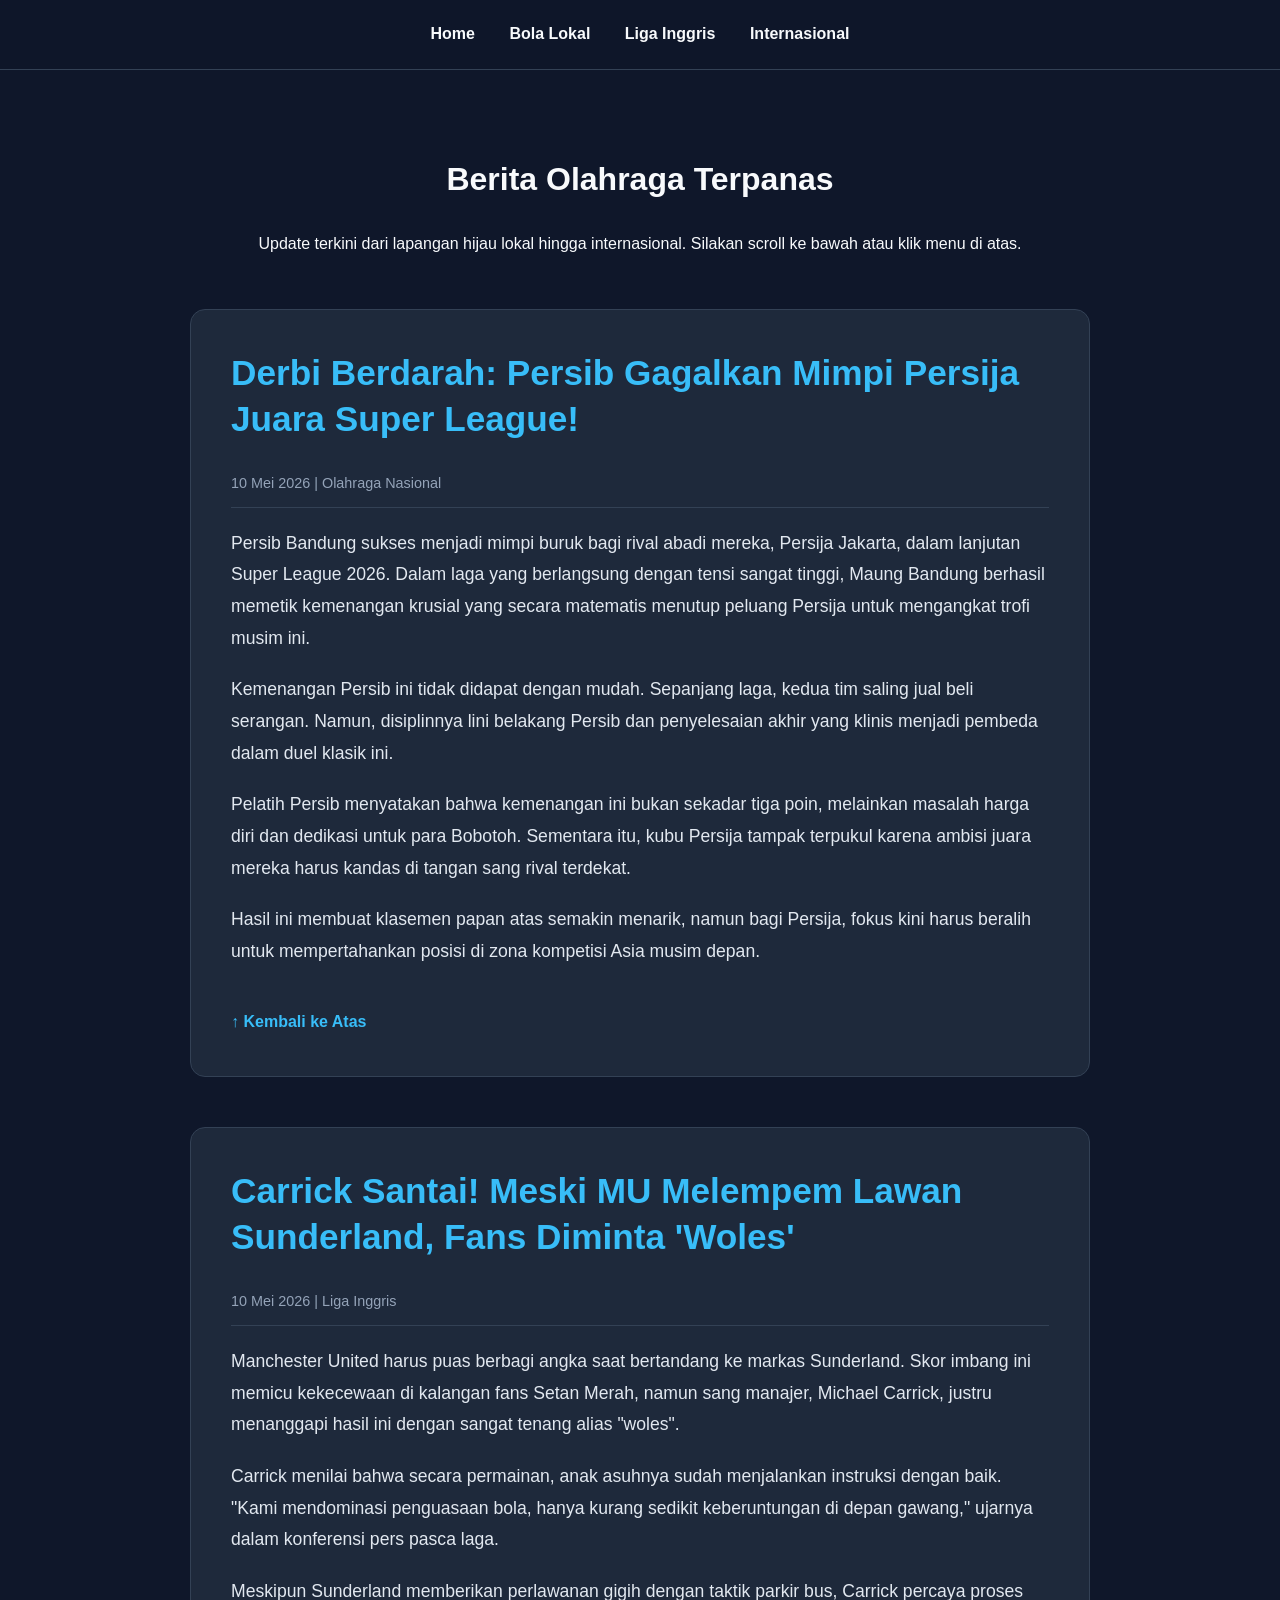
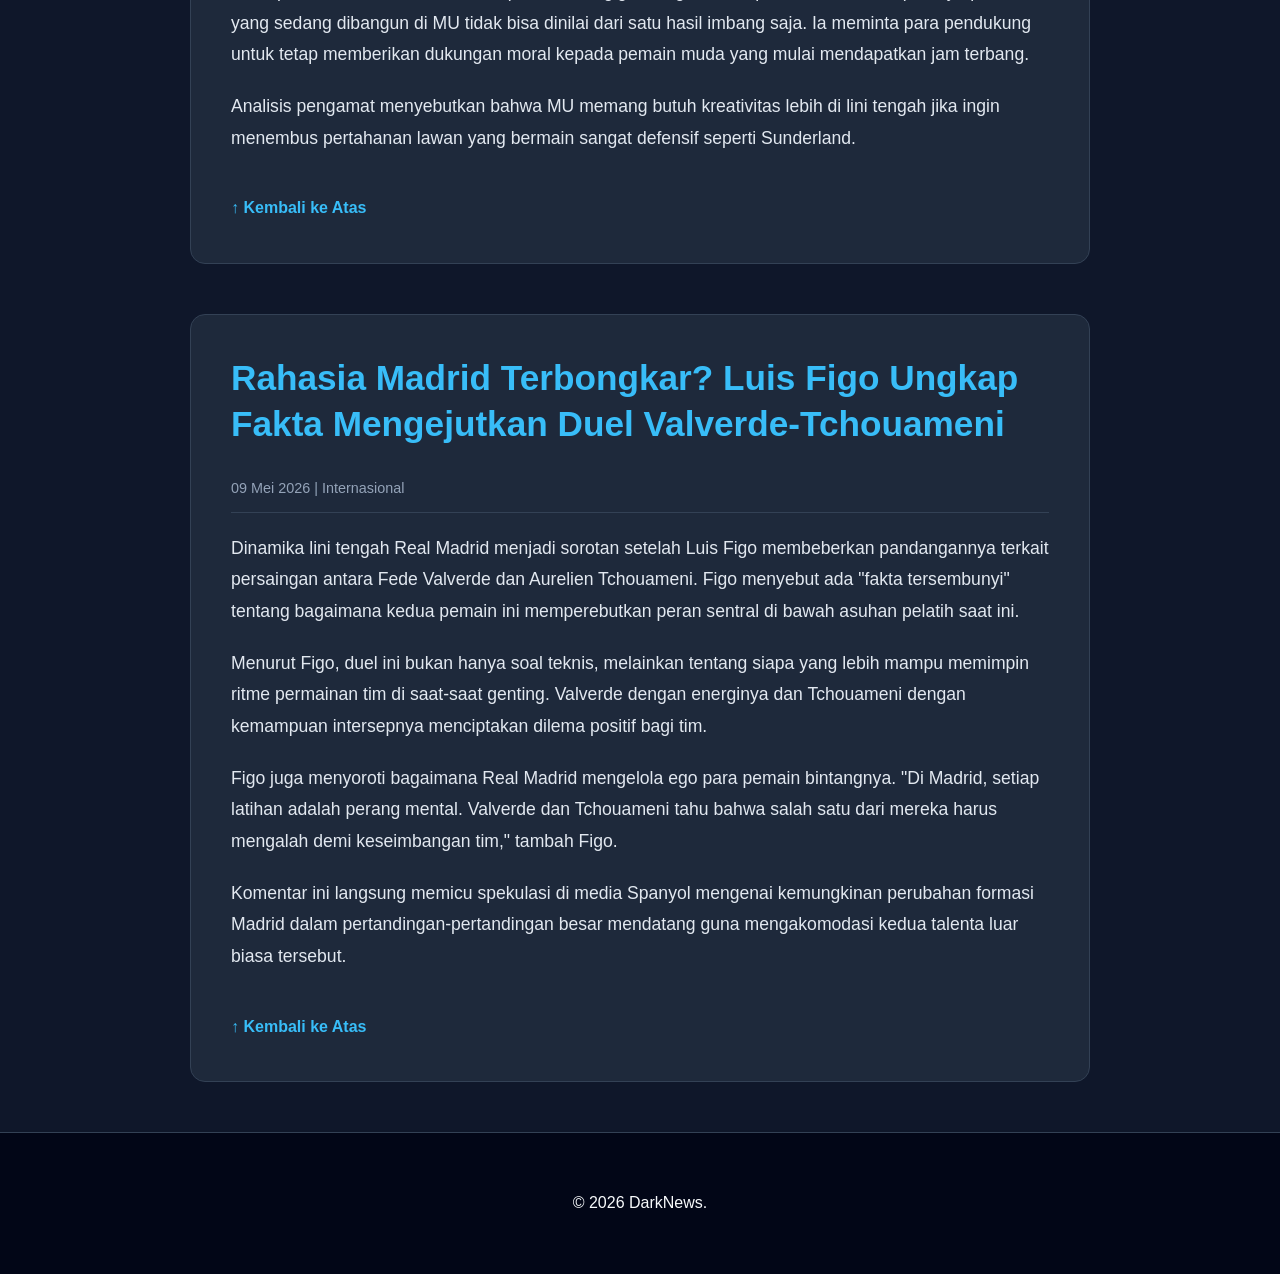
<file: index.html>
<!DOCTYPE html>
<html lang="id">
<head>
    <meta charset="UTF-8">
    <meta name="viewport" content="width=device-width, initial-scale=1.0">
    <title>DarkNews - Portal Berita Olahraga</title>
    <link rel="stylesheet" href="style.css">
</head>
<body id="atas">
    <header>
        <nav>
            <a href="#atas">Home</a>
            <a href="#persib-persija">Bola Lokal</a>
            <a href="#mu-sunderland">Liga Inggris</a>
            <a href="#madrid-figo">Internasional</a>
        </nav>
    </header>

    <main>
        <div class="hero">
            <h1>Berita Olahraga Terpanas</h1>
            <p>Update terkini dari lapangan hijau lokal hingga internasional. Silakan scroll ke bawah atau klik menu di atas.</p>
        </div>

        <!-- Berita 1 -->
        <article class="berita-container" id="persib-persija">
            <h2>Derbi Berdarah: Persib Gagalkan Mimpi Persija Juara Super League!</h2>
            <p class="meta">10 Mei 2026 | Olahraga Nasional</p>
            <div class="content">
                <p>Persib Bandung sukses menjadi mimpi buruk bagi rival abadi mereka, Persija Jakarta, dalam lanjutan Super League 2026. Dalam laga yang berlangsung dengan tensi sangat tinggi, Maung Bandung berhasil memetik kemenangan krusial yang secara matematis menutup peluang Persija untuk mengangkat trofi musim ini.</p>
                <p>Kemenangan Persib ini tidak didapat dengan mudah. Sepanjang laga, kedua tim saling jual beli serangan. Namun, disiplinnya lini belakang Persib dan penyelesaian akhir yang klinis menjadi pembeda dalam duel klasik ini.</p>
                <p>Pelatih Persib menyatakan bahwa kemenangan ini bukan sekadar tiga poin, melainkan masalah harga diri dan dedikasi untuk para Bobotoh. Sementara itu, kubu Persija tampak terpukul karena ambisi juara mereka harus kandas di tangan sang rival terdekat.</p>
                <p>Hasil ini membuat klasemen papan atas semakin menarik, namun bagi Persija, fokus kini harus beralih untuk mempertahankan posisi di zona kompetisi Asia musim depan.</p>
            </div>
            <a href="#atas" class="kembali-atas">↑ Kembali ke Atas</a>
        </article>

        <!-- Berita 2 -->
        <article class="berita-container" id="mu-sunderland">
            <h2>Carrick Santai! Meski MU Melempem Lawan Sunderland, Fans Diminta 'Woles'</h2>
            <p class="meta">10 Mei 2026 | Liga Inggris</p>
            <div class="content">
                <p>Manchester United harus puas berbagi angka saat bertandang ke markas Sunderland. Skor imbang ini memicu kekecewaan di kalangan fans Setan Merah, namun sang manajer, Michael Carrick, justru menanggapi hasil ini dengan sangat tenang alias "woles".</p>
                <p>Carrick menilai bahwa secara permainan, anak asuhnya sudah menjalankan instruksi dengan baik. "Kami mendominasi penguasaan bola, hanya kurang sedikit keberuntungan di depan gawang," ujarnya dalam konferensi pers pasca laga.</p>
                <p>Meskipun Sunderland memberikan perlawanan gigih dengan taktik parkir bus, Carrick percaya proses yang sedang dibangun di MU tidak bisa dinilai dari satu hasil imbang saja. Ia meminta para pendukung untuk tetap memberikan dukungan moral kepada pemain muda yang mulai mendapatkan jam terbang.</p>
                <p>Analisis pengamat menyebutkan bahwa MU memang butuh kreativitas lebih di lini tengah jika ingin menembus pertahanan lawan yang bermain sangat defensif seperti Sunderland.</p>
            </div>
            <a href="#atas" class="kembali-atas">↑ Kembali ke Atas</a>
        </article>

        <!-- Berita 3 -->
        <article class="berita-container" id="madrid-figo">
            <h2>Rahasia Madrid Terbongkar? Luis Figo Ungkap Fakta Mengejutkan Duel Valverde-Tchouameni</h2>
            <p class="meta">09 Mei 2026 | Internasional</p>
            <div class="content">
                <p>Dinamika lini tengah Real Madrid menjadi sorotan setelah Luis Figo membeberkan pandangannya terkait persaingan antara Fede Valverde dan Aurelien Tchouameni. Figo menyebut ada "fakta tersembunyi" tentang bagaimana kedua pemain ini memperebutkan peran sentral di bawah asuhan pelatih saat ini.</p>
                <p>Menurut Figo, duel ini bukan hanya soal teknis, melainkan tentang siapa yang lebih mampu memimpin ritme permainan tim di saat-saat genting. Valverde dengan energinya dan Tchouameni dengan kemampuan intersepnya menciptakan dilema positif bagi tim.</p>
                <p>Figo juga menyoroti bagaimana Real Madrid mengelola ego para pemain bintangnya. "Di Madrid, setiap latihan adalah perang mental. Valverde dan Tchouameni tahu bahwa salah satu dari mereka harus mengalah demi keseimbangan tim," tambah Figo.</p>
                <p>Komentar ini langsung memicu spekulasi di media Spanyol mengenai kemungkinan perubahan formasi Madrid dalam pertandingan-pertandingan besar mendatang guna mengakomodasi kedua talenta luar biasa tersebut.</p>
            </div>
            <a href="#atas" class="kembali-atas">↑ Kembali ke Atas</a>
        </article>
    </main>

    <footer>
        <p>&copy; 2026 DarkNews.</p>
    </footer>
</body>
</html>
</file>
<file: style.css>
/* Dark Theme Variables */
:root {
    --bg-dark: #0f172a;
    --card-dark: #1e293b;
    --accent: #38bdf8;
    --text-main: #f8fafc;
    --text-dim: #94a3b8;
}

html {
    scroll-behavior: smooth; /* Efek scroll halus */
}

body {
    font-family: 'Segoe UI', Roboto, Helvetica, Arial, sans-serif;
    line-height: 1.8;
    margin: 0;
    padding: 0;
    background-color: var(--bg-dark);
    color: var(--text-main);
}

header {
    background: rgba(15, 23, 42, 0.9);
    backdrop-filter: blur(10px);
    border-bottom: 1px solid #334155;
    padding: 20px 0;
    position: sticky;
    top: 0;
    z-index: 100;
}

nav {
    text-align: center;
}

nav a {
    color: var(--text-main);
    text-decoration: none;
    margin: 0 15px;
    font-weight: 600;
    transition: color 0.3s;
}

nav a:hover {
    color: var(--accent);
}

main {
    max-width: 900px;
    margin: 40px auto;
    padding: 0 20px;
}

.hero {
    text-align: center;
    margin-bottom: 50px;
    padding-top: 20px;
}

/* Pembungkus artikel berita */
.berita-container {
    background: var(--card-dark);
    padding: 40px;
    margin-bottom: 50px;
    border-radius: 15px;
    border: 1px solid #334155;
    /* Memberi jarak aman agar judul tidak tertutup header saat dilompat */
    scroll-margin-top: 100px; 
}

.berita-container h2 {
    font-size: 2.2rem;
    color: var(--accent);
    line-height: 1.3;
    margin-top: 0;
}

.meta {
    color: var(--text-dim);
    font-size: 0.9rem;
    margin-bottom: 20px;
    border-bottom: 1px solid #334155;
    padding-bottom: 10px;
}

.content p {
    margin-bottom: 20px;
    font-size: 1.1rem;
    color: #e2e8f0;
}

.kembali-atas {
    display: inline-block;
    margin-top: 20px;
    color: var(--accent);
    text-decoration: none;
    font-weight: bold;
}

.kembali-atas:hover {
    text-decoration: underline;
}

footer {
    text-align: center;
    padding: 40px;
    border-top: 1px solid #334155;
    background: #020617;
    margin-top: 50px;
}
</file>
